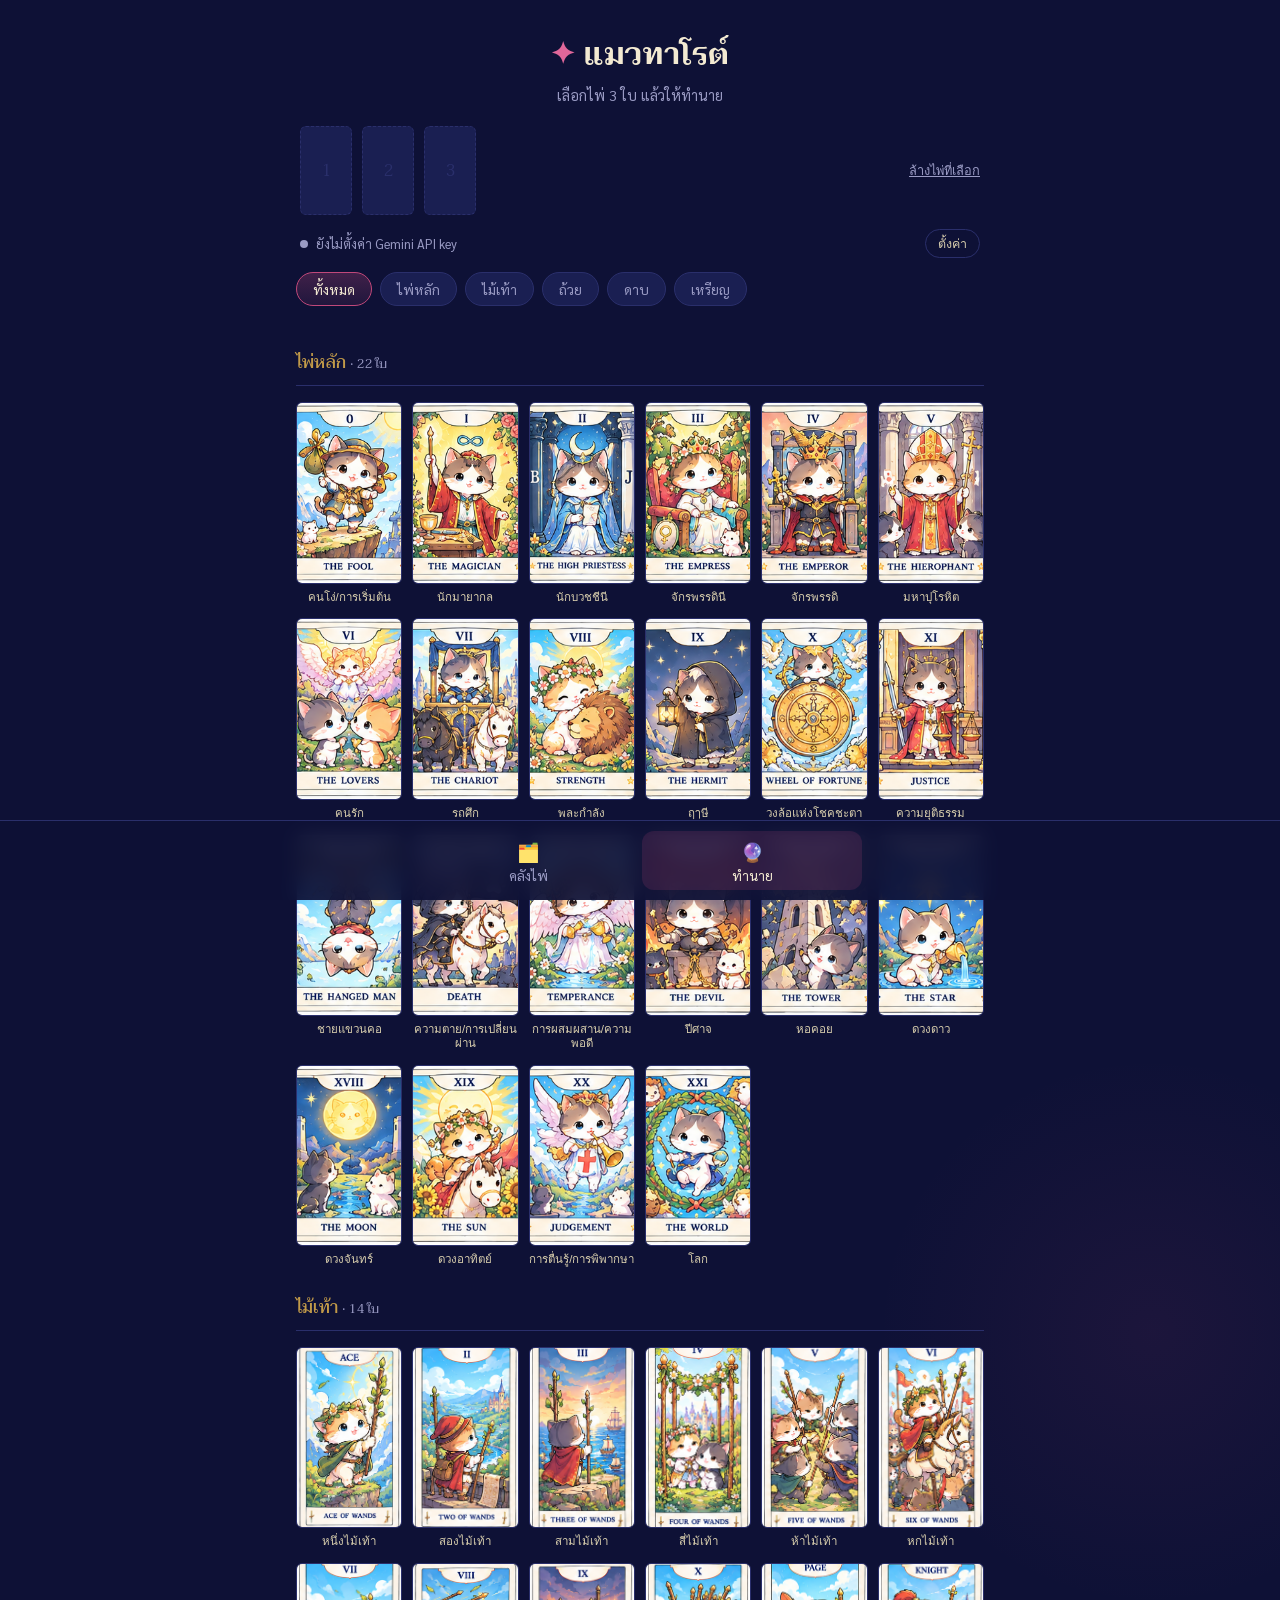
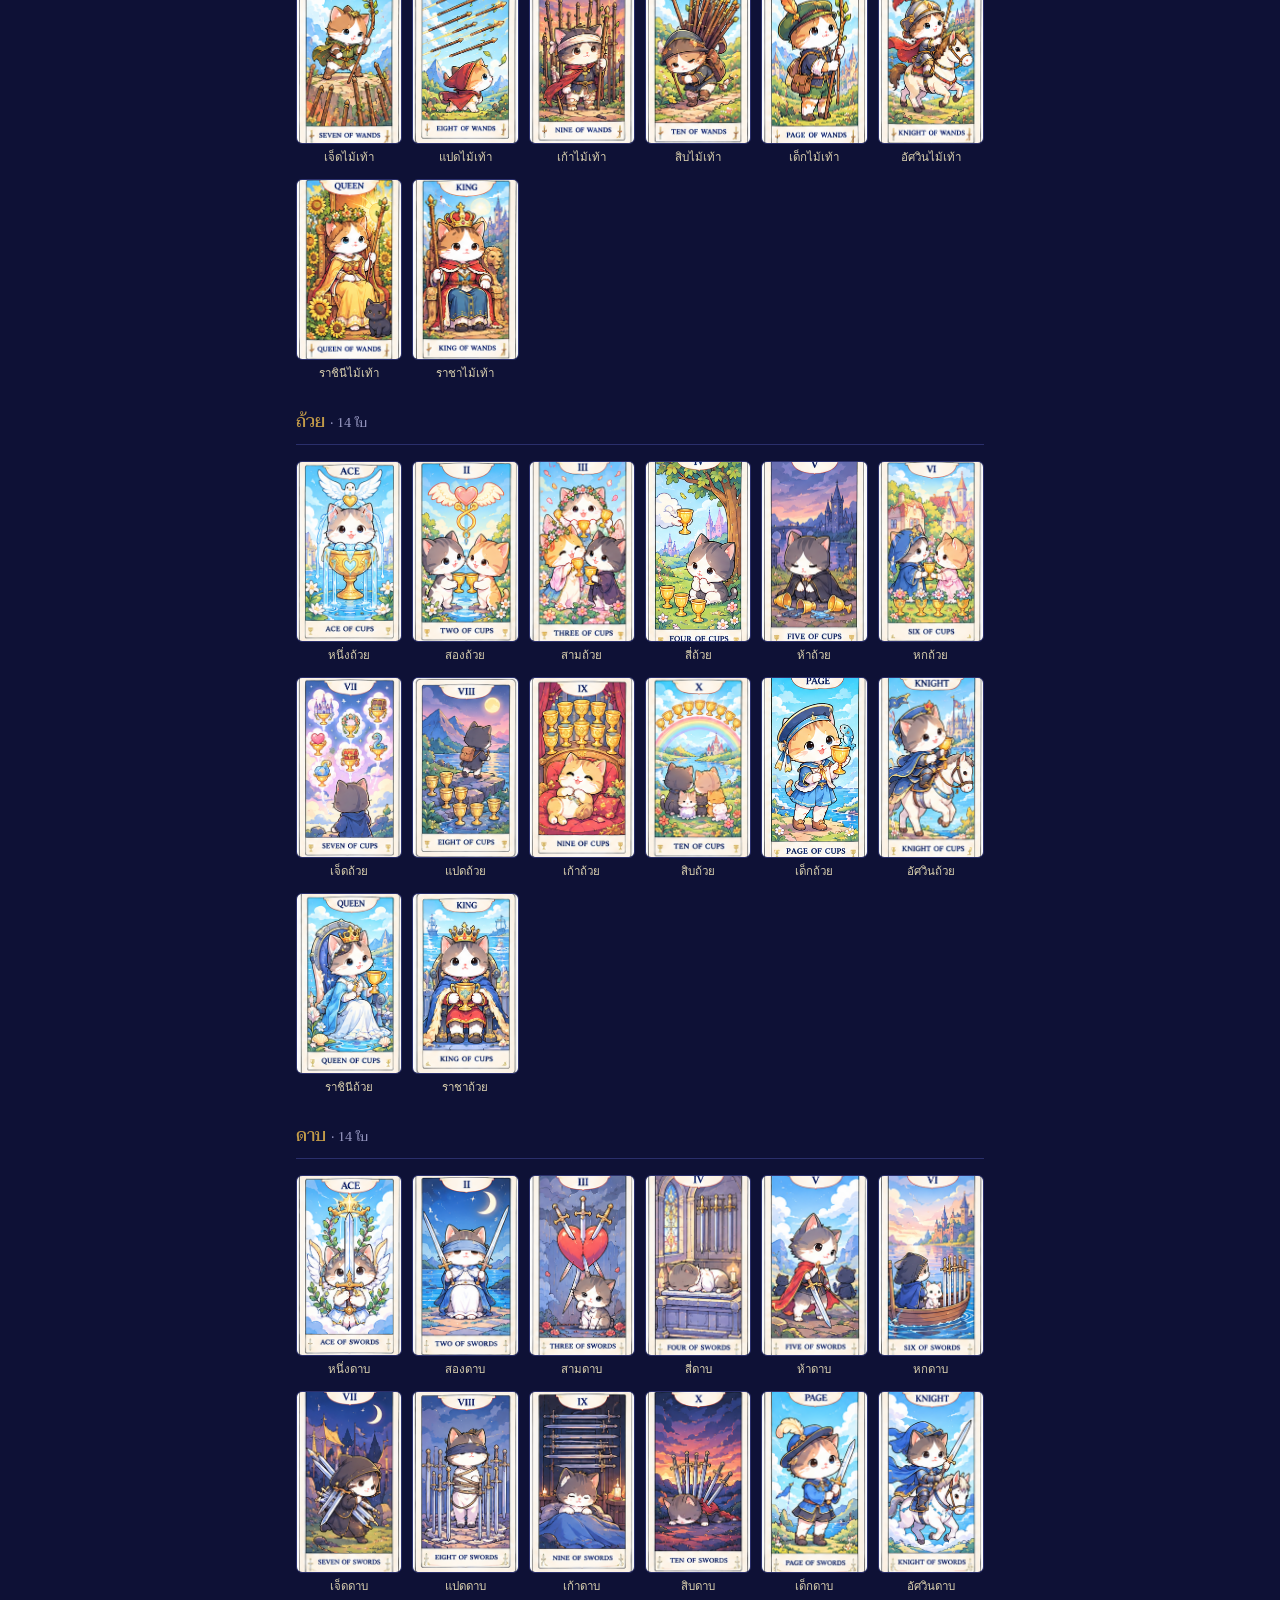
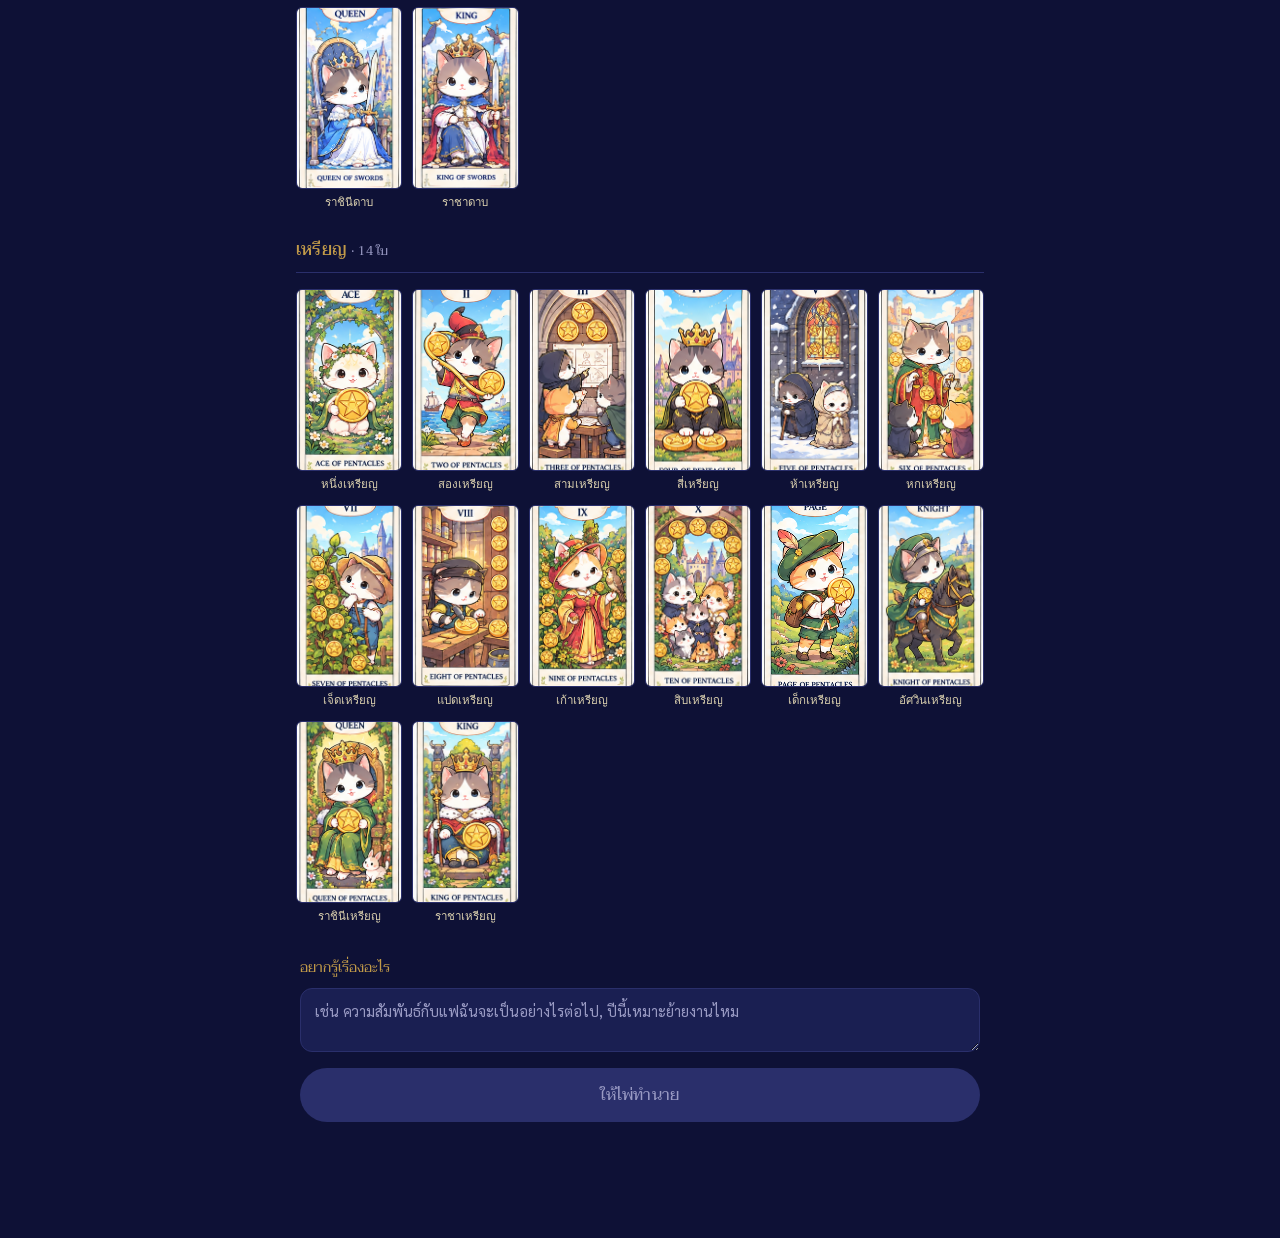
<file: reading.html>
<!DOCTYPE html>
<html lang="th">
<head>
<meta charset="UTF-8">
<meta name="viewport" content="width=device-width, initial-scale=1, viewport-fit=cover">
<title>แมวทาโรต์ — ทำนาย</title>
  <link rel="icon" href="data:image/svg+xml,<svg xmlns=%22http://www.w3.org/2000/svg%22 viewBox=%220 0 100 100%22><text y=%22.9em%22 font-size=%2290%22>🐱</text></svg>">
<link rel="preconnect" href="https://fonts.googleapis.com">
<link rel="preconnect" href="https://fonts.gstatic.com" crossorigin>
<link href="https://fonts.googleapis.com/css2?family=Taviraj:wght@500;600&family=Sarabun:wght@400;500;600&display=swap" rel="stylesheet">
<link rel="stylesheet" href="css/style.css">
</head>
<body>

<header class="site-header">
  <p class="mark"><span class="paw">✦</span> แมวทาโรต์</p>
  <p class="sub">เลือกไพ่ 3 ใบ แล้วให้ทำนาย</p>
</header>

<div class="tray-wrap">
  <div class="tray" id="tray">
    <div class="tray-slot" data-slot="0"><span class="slot-num">1</span></div>
    <div class="tray-slot" data-slot="1"><span class="slot-num">2</span></div>
    <div class="tray-slot" data-slot="2"><span class="slot-num">3</span></div>
  </div>
  <button class="tray-clear" id="trayClear" type="button">ล้างไพ่ที่เลือก</button>
</div>

<div class="api-status">
  <span class="api-dot" id="apiDot"></span>
  <span id="apiStatusText">ยังไม่ตั้งค่า Gemini API key</span>
  <button class="api-settings-btn" id="apiSettingsBtn" type="button">ตั้งค่า</button>
</div>

<nav class="filter-row" id="filterRow" aria-label="กรองไพ่ตามชุด">
  <button class="chip" data-filter="all" aria-pressed="true">ทั้งหมด</button>
  <button class="chip" data-filter="major" aria-pressed="false">ไพ่หลัก</button>
  <button class="chip" data-filter="wands" aria-pressed="false">ไม้เท้า</button>
  <button class="chip" data-filter="cups" aria-pressed="false">ถ้วย</button>
  <button class="chip" data-filter="swords" aria-pressed="false">ดาบ</button>
  <button class="chip" data-filter="pentacles" aria-pressed="false">เหรียญ</button>
</nav>

<main id="sections"></main>

<section class="ask-block" id="askBlock">
  <label class="ask-label" for="askInput">อยากรู้เรื่องอะไร</label>
  <textarea
    id="askInput"
    class="ask-input"
    rows="2"
    placeholder="เช่น ความสัมพันธ์กับแฟฉันจะเป็นอย่างไรต่อไป, ปีนี้เหมาะย้ายงานไหม"
  ></textarea>
  <button class="ask-btn" id="askBtn" type="button" disabled>ให้ไพ่ทำนาย</button>
</section>

<section class="result-block" id="resultBlock" hidden>
  <hr class="suit-rule">
  <div id="resultContent"></div>
</section>

<div class="detail-overlay" id="apiOverlay">
  <div class="detail-panel" id="apiPanel" role="dialog" aria-modal="true">
    <div class="grabber"></div>
    <button class="detail-close" id="apiClose" aria-label="ปิด">✕</button>
    <h3 class="settings-title">เชื่อม Gemini API</h3>
    <p class="settings-help">
      กรอก API key ของ Google Gemini (มี free tier ให้ใช้) — คีย์นี้จะถูกเก็บไว้ใน<strong>เบราว์เซอร์ของคุณเท่านั้น</strong>
      ไม่ถูกส่งไปที่อื่นและไม่ถูกฝังในโค้ดของเว็บ<br>
      ยังไม่มีคีย์? ขอฟรีได้ที่
      <a href="https://aistudio.google.com/apikey" target="_blank" rel="noopener">aistudio.google.com/apikey</a>
    </p>
    <label class="ask-label" for="apiKeyInput">API key</label>
    <input id="apiKeyInput" class="ask-input" type="password" placeholder="AIza...">

    <label class="ask-label" for="apiModelInput" style="margin-top:14px;">โมเดล</label>
    <input id="apiModelInput" class="ask-input" type="text" placeholder="gemini-3.6-flash">
    <p class="settings-hint">ค่าเริ่มต้น gemini-3.6-flash (ฟรี) — ถ้า Google เปลี่ยนชื่อโมเดลในอนาคต แก้ที่นี่ได้เลยโดยไม่ต้องแก้โค้ด</p>

    <button class="ask-btn" id="apiSaveBtn" type="button">บันทึก</button>
    <button class="api-clear-btn" id="apiClearBtn" type="button">ลบคีย์ที่บันทึกไว้</button>
  </div>
</div>

<nav class="tab-bar" aria-label="เมนูหลัก">
  <a class="tab" href="index.html">
    <span class="icon">🗂️</span>คลังไพ่
  </a>
  <a class="tab active" href="reading.html">
    <span class="icon">🔮</span>ทำนาย
  </a>
</nav>

<script src="js/reading.js"></script>
</body>
</html>
</file>
<file: css/style.css>
/* =========================================================
   แมวทาโรต์ — design tokens
   Palette pulled from the card sheets themselves: deep night
   navy, gold card-borders, cream card faces. One accent
   (rose-magenta) carries every interactive moment.
   ========================================================= */
:root {
  --navy-deep:   #0e1136;
  --navy-raised: #1a1f52;
  --navy-line:   #2a2f6b;
  --cream:       #f3ead2;
  --cream-dim:   #d9cfae;
  --gold:        #c19a49;
  --gold-soft:   #8d7639;
  --rose:        #c1487a;
  --rose-bright: #e0679a;
  --text-muted:  #9a9bc4;
  --ink:         #2a2350;

  --font-display: "Taviraj", "Noto Serif Thai", serif;
  --font-body: "Sarabun", "Noto Sans Thai", sans-serif;

  --radius-card: 6px;
  --radius-panel: 20px;
  --max-width: 720px;
}

* { box-sizing: border-box; }

html, body {
  margin: 0;
  padding: 0;
  background: var(--navy-deep);
  color: var(--cream);
  font-family: var(--font-body);
  -webkit-tap-highlight-color: transparent;
}

body {
  min-height: 100vh;
  background-image:
    radial-gradient(ellipse 600px 400px at 50% -10%, rgba(193,154,73,0.10), transparent 60%),
    radial-gradient(ellipse 500px 500px at 90% 30%, rgba(193,72,122,0.08), transparent 55%);
  padding-bottom: 88px; /* clears the fixed tab bar */
}

@media (prefers-reduced-motion: reduce) {
  * { animation-duration: 0.001ms !important; transition-duration: 0.001ms !important; }
}

a { color: inherit; text-decoration: none; }

/* ---------- Header ---------- */
.site-header {
  max-width: var(--max-width);
  margin: 0 auto;
  padding: 28px 20px 18px;
  text-align: center;
}

.site-header .mark {
  font-family: var(--font-display);
  font-size: 1.9rem;
  font-weight: 600;
  letter-spacing: 0.02em;
  color: var(--cream);
  margin: 0;
}

.site-header .mark .paw {
  color: var(--rose-bright);
}

.site-header .sub {
  margin: 6px 0 0;
  font-size: 0.9rem;
  color: var(--text-muted);
}

/* ---------- Filter chips ---------- */
.filter-row {
  max-width: var(--max-width);
  margin: 0 auto;
  padding: 0 16px 6px;
  display: flex;
  gap: 8px;
  overflow-x: auto;
  scrollbar-width: none;
}
.filter-row::-webkit-scrollbar { display: none; }

.chip {
  flex: none;
  font-family: var(--font-body);
  font-size: 0.85rem;
  padding: 7px 16px;
  border-radius: 999px;
  border: 1px solid var(--navy-line);
  background: var(--navy-raised);
  color: var(--text-muted);
  cursor: pointer;
  white-space: nowrap;
  transition: border-color 0.15s ease, color 0.15s ease, background 0.15s ease;
}

.chip[aria-pressed="true"] {
  border-color: var(--rose);
  color: var(--cream);
  background: linear-gradient(180deg, rgba(193,72,122,0.28), rgba(193,72,122,0.10));
}

/* ---------- Card sections ---------- */
main {
  max-width: var(--max-width);
  margin: 0 auto;
  padding: 10px 16px 24px;
}

.suit-section {
  margin-top: 26px;
}

.suit-section h2 {
  font-family: var(--font-display);
  font-weight: 500;
  font-size: 1.05rem;
  color: var(--gold);
  margin: 0 0 2px;
  letter-spacing: 0.01em;
}

.suit-section .suit-count {
  font-size: 0.78rem;
  color: var(--text-muted);
  font-weight: 400;
}

.suit-rule {
  border: none;
  border-top: 1px solid var(--navy-line);
  margin: 8px 0 16px;
}

.card-grid {
  display: grid;
  grid-template-columns: repeat(auto-fill, minmax(78px, 1fr));
  gap: 14px 10px;
}

@media (min-width: 560px) {
  .card-grid { grid-template-columns: repeat(auto-fill, minmax(92px, 1fr)); }
}

.card-tile {
  display: flex;
  flex-direction: column;
  align-items: center;
  gap: 6px;
  background: none;
  border: none;
  padding: 0;
  cursor: pointer;
  color: inherit;
}

.card-tile img {
  width: 100%;
  aspect-ratio: 72 / 123;
  object-fit: cover;
  border-radius: var(--radius-card);
  border: 1px solid var(--navy-line);
  background: var(--navy-raised);
  transition: transform 0.15s ease, border-color 0.15s ease;
}

.card-tile:active img {
  transform: scale(0.96);
  border-color: var(--rose);
}

.card-tile .tile-name {
  font-size: 0.72rem;
  line-height: 1.25;
  text-align: center;
  color: var(--cream-dim);
}

/* ---------- Bottom tab bar ---------- */
.tab-bar {
  position: fixed;
  left: 0;
  right: 0;
  bottom: 0;
  z-index: 40;
  display: flex;
  justify-content: center;
  gap: 4px;
  padding: 10px max(16px, env(safe-area-inset-left)) calc(10px + env(safe-area-inset-bottom));
  background: rgba(14, 17, 54, 0.92);
  backdrop-filter: blur(10px);
  border-top: 1px solid var(--navy-line);
}

.tab-bar .tab {
  flex: 1;
  max-width: 220px;
  text-align: center;
  font-size: 0.85rem;
  padding: 8px 0 6px;
  border-radius: 12px;
  color: var(--text-muted);
}

.tab-bar .tab.active {
  color: var(--cream);
  background: rgba(193, 72, 122, 0.16);
}

.tab-bar .tab .icon {
  display: block;
  font-size: 1.15rem;
  margin-bottom: 2px;
}

/* ---------- Detail panel ---------- */
.detail-overlay {
  position: fixed;
  inset: 0;
  background: rgba(6, 7, 24, 0.6);
  display: flex;
  align-items: flex-end;
  justify-content: center;
  z-index: 50;
  opacity: 0;
  pointer-events: none;
  transition: opacity 0.2s ease;
}

.detail-overlay.open {
  opacity: 1;
  pointer-events: auto;
}

.detail-panel {
  width: 100%;
  max-width: var(--max-width);
  max-height: 86vh;
  overflow-y: auto;
  background: var(--navy-raised);
  border-top: 1px solid var(--navy-line);
  border-radius: 22px 22px 0 0;
  padding: 14px 20px 28px;
  transform: translateY(100%);
  transition: transform 0.28s cubic-bezier(0.2, 0.8, 0.2, 1);
}

.detail-overlay.open .detail-panel {
  transform: translateY(0);
}

.detail-panel .grabber {
  width: 40px;
  height: 4px;
  border-radius: 4px;
  background: var(--navy-line);
  margin: 0 auto 14px;
}

.detail-close {
  position: absolute;
  top: 14px;
  right: 18px;
  background: none;
  border: none;
  color: var(--text-muted);
  font-size: 1.3rem;
  line-height: 1;
  cursor: pointer;
  padding: 4px 8px;
}

.detail-head {
  display: flex;
  gap: 16px;
  align-items: flex-start;
}

.detail-head img {
  width: 108px;
  flex: none;
  border-radius: var(--radius-card);
  border: 1px solid var(--navy-line);
}

.detail-titles { padding-top: 4px; }

.detail-titles .en {
  font-family: var(--font-display);
  font-size: 1.25rem;
  color: var(--cream);
  margin: 0;
}

.detail-titles .th {
  font-size: 0.92rem;
  color: var(--gold);
  margin: 3px 0 0;
}

.detail-titles .tag {
  display: inline-block;
  margin-top: 8px;
  font-size: 0.72rem;
  color: var(--text-muted);
  border: 1px solid var(--navy-line);
  border-radius: 999px;
  padding: 2px 10px;
}

.meaning-list {
  margin-top: 20px;
  display: flex;
  flex-direction: column;
  gap: 14px;
}

.meaning-row {
  display: flex;
  gap: 10px;
  align-items: flex-start;
}

.meaning-row .dot {
  flex: none;
  width: 10px;
  height: 10px;
  border-radius: 50%;
  margin-top: 6px;
}

.dot.good    { background: #7fbf7f; }
.dot.neutral { background: #d8c15a; }
.dot.caution { background: #d9707b; }

.meaning-row .label {
  flex: none;
  width: 64px;
  font-size: 0.82rem;
  color: var(--cream-dim);
  padding-top: 1px;
}

.meaning-row .text {
  font-size: 0.9rem;
  line-height: 1.55;
  color: var(--cream);
}

/* ---------- Selection tray (reading page) ---------- */
.tray-wrap {
  max-width: var(--max-width);
  margin: 0 auto;
  padding: 4px 20px 14px;
  display: flex;
  align-items: center;
  gap: 14px;
}

.tray {
  display: flex;
  gap: 10px;
}

.tray-slot {
  width: 52px;
  height: 89px;
  border-radius: var(--radius-card);
  border: 1.5px dashed var(--navy-line);
  background: var(--navy-raised);
  display: flex;
  align-items: center;
  justify-content: center;
  position: relative;
  overflow: hidden;
  flex: none;
}

.tray-slot .slot-num {
  font-family: var(--font-display);
  font-size: 1rem;
  color: var(--navy-line);
}

.tray-slot.filled {
  border-style: solid;
  border-color: var(--gold);
}

.tray-slot.filled img {
  width: 100%;
  height: 100%;
  object-fit: cover;
}

.tray-slot .slot-remove {
  position: absolute;
  top: 2px;
  right: 2px;
  width: 18px;
  height: 18px;
  border-radius: 50%;
  border: none;
  background: rgba(10, 12, 40, 0.75);
  color: var(--cream);
  font-size: 0.7rem;
  line-height: 1;
  cursor: pointer;
}

.tray-clear {
  margin-left: auto;
  background: none;
  border: none;
  color: var(--text-muted);
  font-size: 0.8rem;
  text-decoration: underline;
  cursor: pointer;
  padding: 0;
  flex: none;
}

/* card tile selection states (reading page) */
.card-tile.selected img {
  border-color: var(--gold);
  box-shadow: 0 0 0 2px rgba(193, 154, 73, 0.35);
}

.card-tile .pick-badge {
  position: absolute;
  top: 4px;
  left: 4px;
  width: 20px;
  height: 20px;
  border-radius: 50%;
  background: var(--rose);
  color: var(--cream);
  font-family: var(--font-display);
  font-size: 0.72rem;
  display: flex;
  align-items: center;
  justify-content: center;
}

.card-tile.tile-disabled {
  opacity: 0.35;
  pointer-events: none;
}

.card-tile { position: relative; }

/* ---------- Ask block ---------- */
.ask-block {
  max-width: var(--max-width);
  margin: 8px auto 0;
  padding: 0 20px 28px;
}

.ask-label {
  display: block;
  font-size: 0.88rem;
  color: var(--gold);
  margin-bottom: 8px;
  font-family: var(--font-display);
}

.ask-input {
  width: 100%;
  resize: vertical;
  min-height: 56px;
  background: var(--navy-raised);
  border: 1px solid var(--navy-line);
  border-radius: 12px;
  color: var(--cream);
  font-family: var(--font-body);
  font-size: 0.92rem;
  padding: 12px 14px;
}

.ask-input:focus {
  outline: none;
  border-color: var(--rose);
}

.ask-input::placeholder { color: var(--text-muted); }

.ask-btn {
  margin-top: 12px;
  width: 100%;
  padding: 13px 0;
  border-radius: 999px;
  border: none;
  font-family: var(--font-display);
  font-size: 1rem;
  letter-spacing: 0.02em;
  color: var(--navy-deep);
  background: linear-gradient(180deg, var(--gold) 0%, var(--gold-soft) 100%);
  cursor: pointer;
  transition: opacity 0.15s ease, transform 0.1s ease;
}

.ask-btn:active { transform: scale(0.98); }

.ask-btn:disabled {
  background: var(--navy-line);
  color: var(--text-muted);
  cursor: not-allowed;
}

/* ---------- Result block ---------- */
.result-block {
  max-width: var(--max-width);
  margin: 0 auto;
  padding: 0 20px 32px;
}

.result-cards {
  display: flex;
  gap: 10px;
  margin-bottom: 16px;
}

.result-cards .rc {
  flex: 1;
  text-align: center;
}

.result-cards img {
  width: 100%;
  border-radius: var(--radius-card);
  border: 1px solid var(--gold);
}

.result-cards .rc-name {
  font-size: 0.7rem;
  color: var(--cream-dim);
  margin-top: 4px;
}

.result-note {
  font-size: 0.88rem;
  line-height: 1.65;
  color: var(--cream);
  background: var(--navy-raised);
  border: 1px solid var(--navy-line);
  border-radius: 14px;
  padding: 16px;
}

.result-note .stub-tag {
  display: inline-block;
  font-size: 0.72rem;
  color: var(--rose-bright);
  border: 1px solid var(--rose);
  border-radius: 999px;
  padding: 2px 10px;
  margin-bottom: 10px;
}

/* ---------- API status + settings ---------- */
.api-status {
  max-width: var(--max-width);
  margin: 0 auto;
  padding: 0 20px 14px;
  display: flex;
  align-items: center;
  gap: 8px;
  font-size: 0.8rem;
  color: var(--text-muted);
}

.api-dot {
  width: 8px;
  height: 8px;
  border-radius: 50%;
  background: var(--text-muted);
  flex: none;
}

.api-dot.ready { background: #7fbf7f; }

.api-settings-btn {
  margin-left: auto;
  background: none;
  border: 1px solid var(--navy-line);
  color: var(--cream-dim);
  font-size: 0.78rem;
  border-radius: 999px;
  padding: 4px 12px;
  cursor: pointer;
}

.settings-title {
  font-family: var(--font-display);
  font-size: 1.15rem;
  color: var(--cream);
  margin: 4px 0 10px;
}

.settings-help {
  font-size: 0.82rem;
  line-height: 1.6;
  color: var(--text-muted);
  margin: 0 0 16px;
}

.settings-help a { color: var(--rose-bright); text-decoration: underline; }

.settings-hint {
  font-size: 0.74rem;
  color: var(--text-muted);
  margin: 6px 0 0;
}

.api-clear-btn {
  display: block;
  margin: 12px auto 0;
  background: none;
  border: none;
  color: var(--text-muted);
  font-size: 0.78rem;
  text-decoration: underline;
  cursor: pointer;
}

/* ---------- Result loading / error ---------- */
.result-note.is-loading { color: var(--text-muted); }

.result-note.is-error {
  border-color: var(--rose);
  color: var(--cream);
}

.result-note .err-title {
  color: var(--rose-bright);
  font-family: var(--font-display);
  font-size: 0.9rem;
  display: block;
  margin-bottom: 6px;
}

.result-note p { margin: 0 0 10px; }
.result-note p:last-child { margin-bottom: 0; }

.result-disclaimer {
  font-size: 0.74rem;
  color: var(--text-muted);
  margin-top: 10px;
}

.loading-row {
  display: flex;
  align-items: center;
  gap: 10px;
}

.spinner {
  width: 16px;
  height: 16px;
  flex: none;
  border: 2px solid var(--navy-line);
  border-top-color: var(--gold);
  border-radius: 50%;
  animation: spin 0.8s linear infinite;
}

@keyframes spin {
  to { transform: rotate(360deg); }
}

@media (prefers-reduced-motion: reduce) {
  .spinner { animation: none; }
}

/* ---------- Placeholder (reading page stub) ---------- */
.placeholder {
  max-width: var(--max-width);
  margin: 60px auto 0;
  padding: 0 24px;
  text-align: center;
  color: var(--text-muted);
}

.placeholder .glyph {
  font-size: 2.4rem;
  margin-bottom: 10px;
}

.placeholder h1 {
  font-family: var(--font-display);
  color: var(--cream);
  font-size: 1.3rem;
  margin: 0 0 8px;
}
</file>
